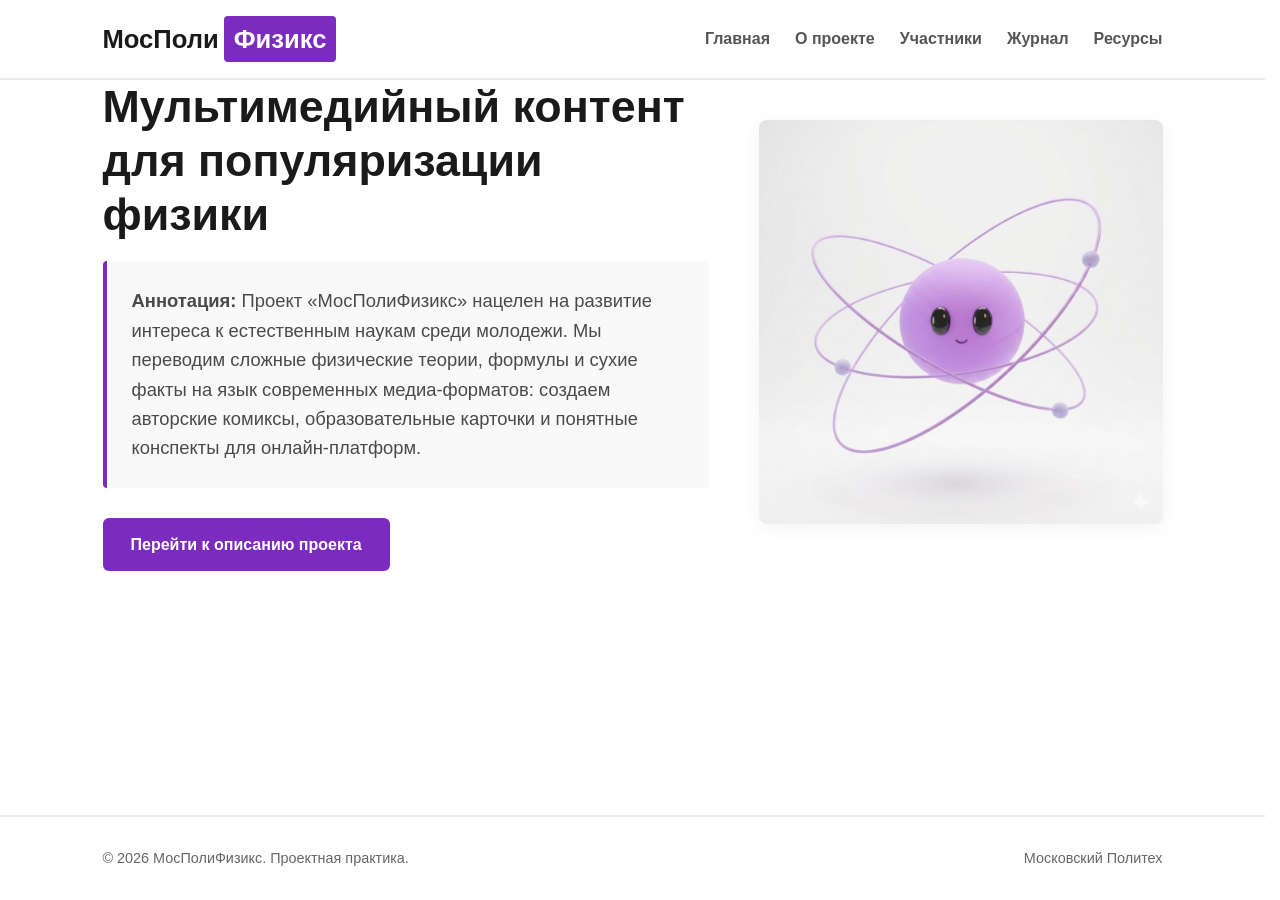
<file: site/index.html>
<!DOCTYPE html>
<html lang="ru">
<head>
    <meta charset="UTF-8">
    <meta name="viewport" content="width=device-width, initial-scale=1.0">
    <title>МосПолиФизикс — Главная</title>
    <link rel="stylesheet" href="style.css">
</head>
<body>

<header class="main-header">
    <div class="container header-content">
        <a href="index.html" class="logo">МосПоли<span class="logo-accent">Физикс</span></a>
        
        <nav class="main-nav">
            <a href="index.html">Главная</a>
            <a href="about.html">О проекте</a>
            <a href="team.html">Участники</a>
            <a href="journal.html">Журнал</a>
            <a href="resources.html">Ресурсы</a>
        </nav>
    </div>
</header>

    <main class="container">
        <section class="hero-grid">
            <div class="hero-text">
                <h1>Мультимедийный контент для популяризации физики</h1>
                <p class="annotation">
                    <strong>Аннотация:</strong> Проект «МосПолиФизикс» нацелен на развитие интереса к естественным наукам среди молодежи. Мы переводим сложные физические теории, формулы и сухие факты на язык современных медиа-форматов: создаем авторские комиксы, образовательные карточки и понятные конспекты для онлайн-платформ.
                </p>
                <a href="about.html" class="btn-primary">Перейти к описанию проекта</a>
            </div>
            <div class="hero-image">
                <img src="images/atom.png" alt="Строение атома" class="hero-img">
            </div>
        </section>
    </main>

    <footer class="main-footer">
        <div class="container footer-content">
            <p>© 2026 МосПолиФизикс. Проектная практика.</p>
            <p>Московский Политех</p>
        </div>
    </footer>

</body>
</html>
</file>
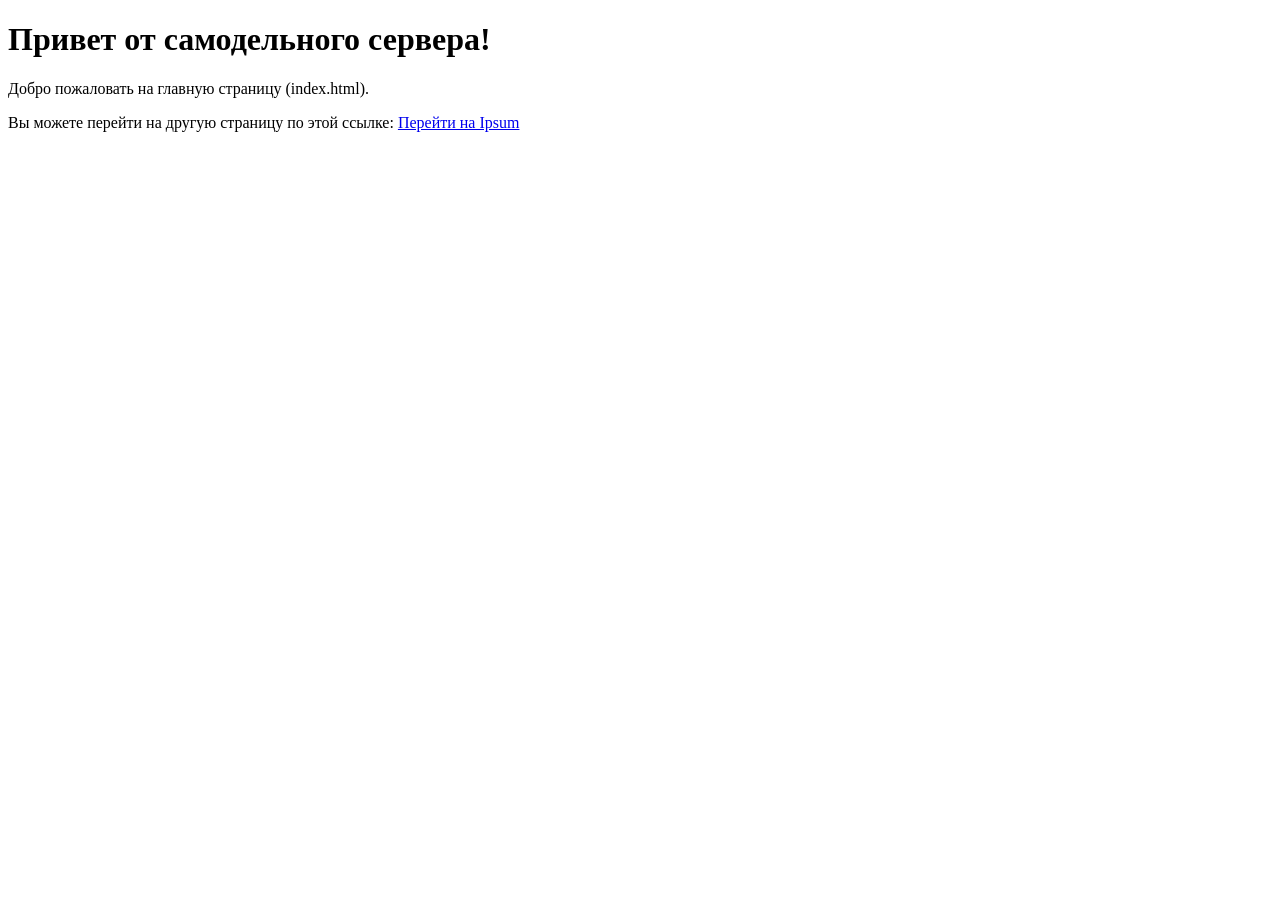
<file: src/htdocs/index.html>
<!DOCTYPE html>
<html lang="ru">
<head>
    <meta charset="UTF-8">
    <title>Главная страница</title>
</head>
<body>
    <h1>Привет от самодельного сервера!</h1>
    <p>Добро пожаловать на главную страницу (index.html).</p>
    <p>Вы можете перейти на другую страницу по этой ссылке: <a href="/ipsum.html">Перейти на Ipsum</a></p>
</body>
</html>
</file>
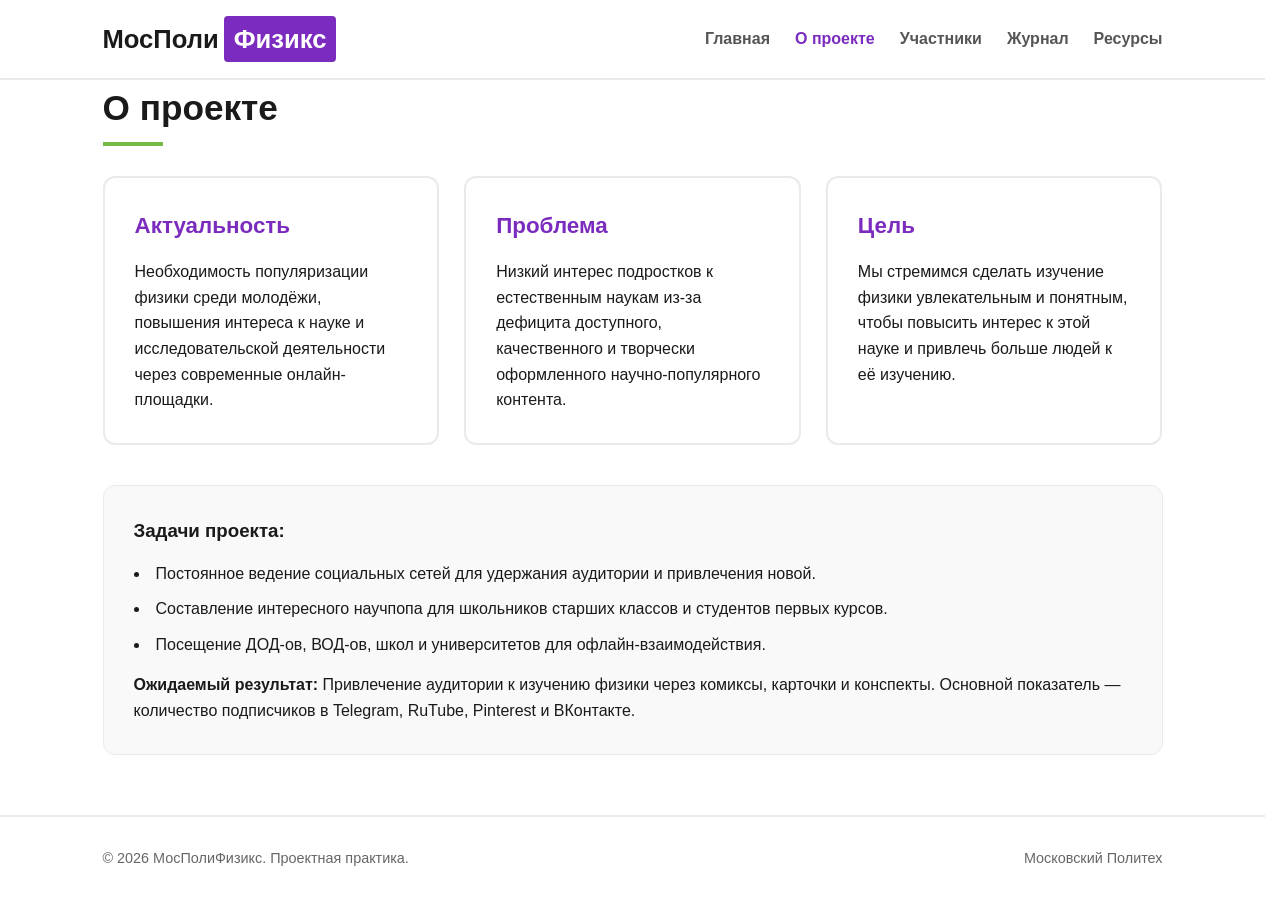
<file: site/about.html>
<!DOCTYPE html>
<html lang="ru">
<head>
    <meta charset="UTF-8">
    <meta name="viewport" content="width=device-width, initial-scale=1.0">
    <title>О проекте — МосПолиФизикс</title>
    <link rel="stylesheet" href="style.css">
</head>
<body>

    <header class="main-header">
        <div class="container header-content">
            <a href="index.html" class="logo">МосПоли<span class="logo-accent">Физикс</span></a>
            <nav class="main-nav">
                <a href="index.html">Главная</a>
                <a href="about.html" class="active">О проекте</a>
                <a href="team.html">Участники</a>
                <a href="journal.html">Журнал</a>
                <a href="resources.html">Ресурсы</a>
            </nav>
        </div>
    </header>

    <main class="container">
        <h2>О проекте</h2>
        
        <div class="project-grid">
            <div class="info-card">
                <h3>Актуальность</h3>
                <p>Необходимость популяризации физики среди молодёжи, повышения интереса к науке и исследовательской деятельности через современные онлайн-площадки.</p>
            </div>
            <div class="info-card">
                <h3>Проблема</h3>
                <p>Низкий интерес подростков к естественным наукам из-за дефицита доступного, качественного и творчески оформленного научно-популярного контента.</p>
            </div>
            <div class="info-card">
                <h3>Цель</h3>
                <p>Мы стремимся сделать изучение физики увлекательным и понятным, чтобы повысить интерес к этой науке и привлечь больше людей к её изучению.</p>
            </div>
        </div>

        <div class="tasks-box">
            <h3>Задачи проекта:</h3>
            <ul>
                <li>Постоянное ведение социальных сетей для удержания аудитории и привлечения новой.</li>
                <li>Составление интересного научпопа для школьников старших классов и студентов первых курсов.</li>
                <li>Посещение ДОД-ов, ВОД-ов, школ и университетов для офлайн-взаимодействия.</li>
            </ul>
            <p style="margin-top: 15px;"><strong>Ожидаемый результат:</strong> Привлечение аудитории к изучению физики через комиксы, карточки и конспекты. Основной показатель — количество подписчиков в Telegram, RuTube, Pinterest и ВКонтакте.</p>
        </div>
    </main>

    <footer class="main-footer">
        <div class="container footer-content">
            <p>© 2026 МосПолиФизикс. Проектная практика.</p>
            <p>Moсковский Политех</p>
        </div>
    </footer>

</body>
</html>
</file>
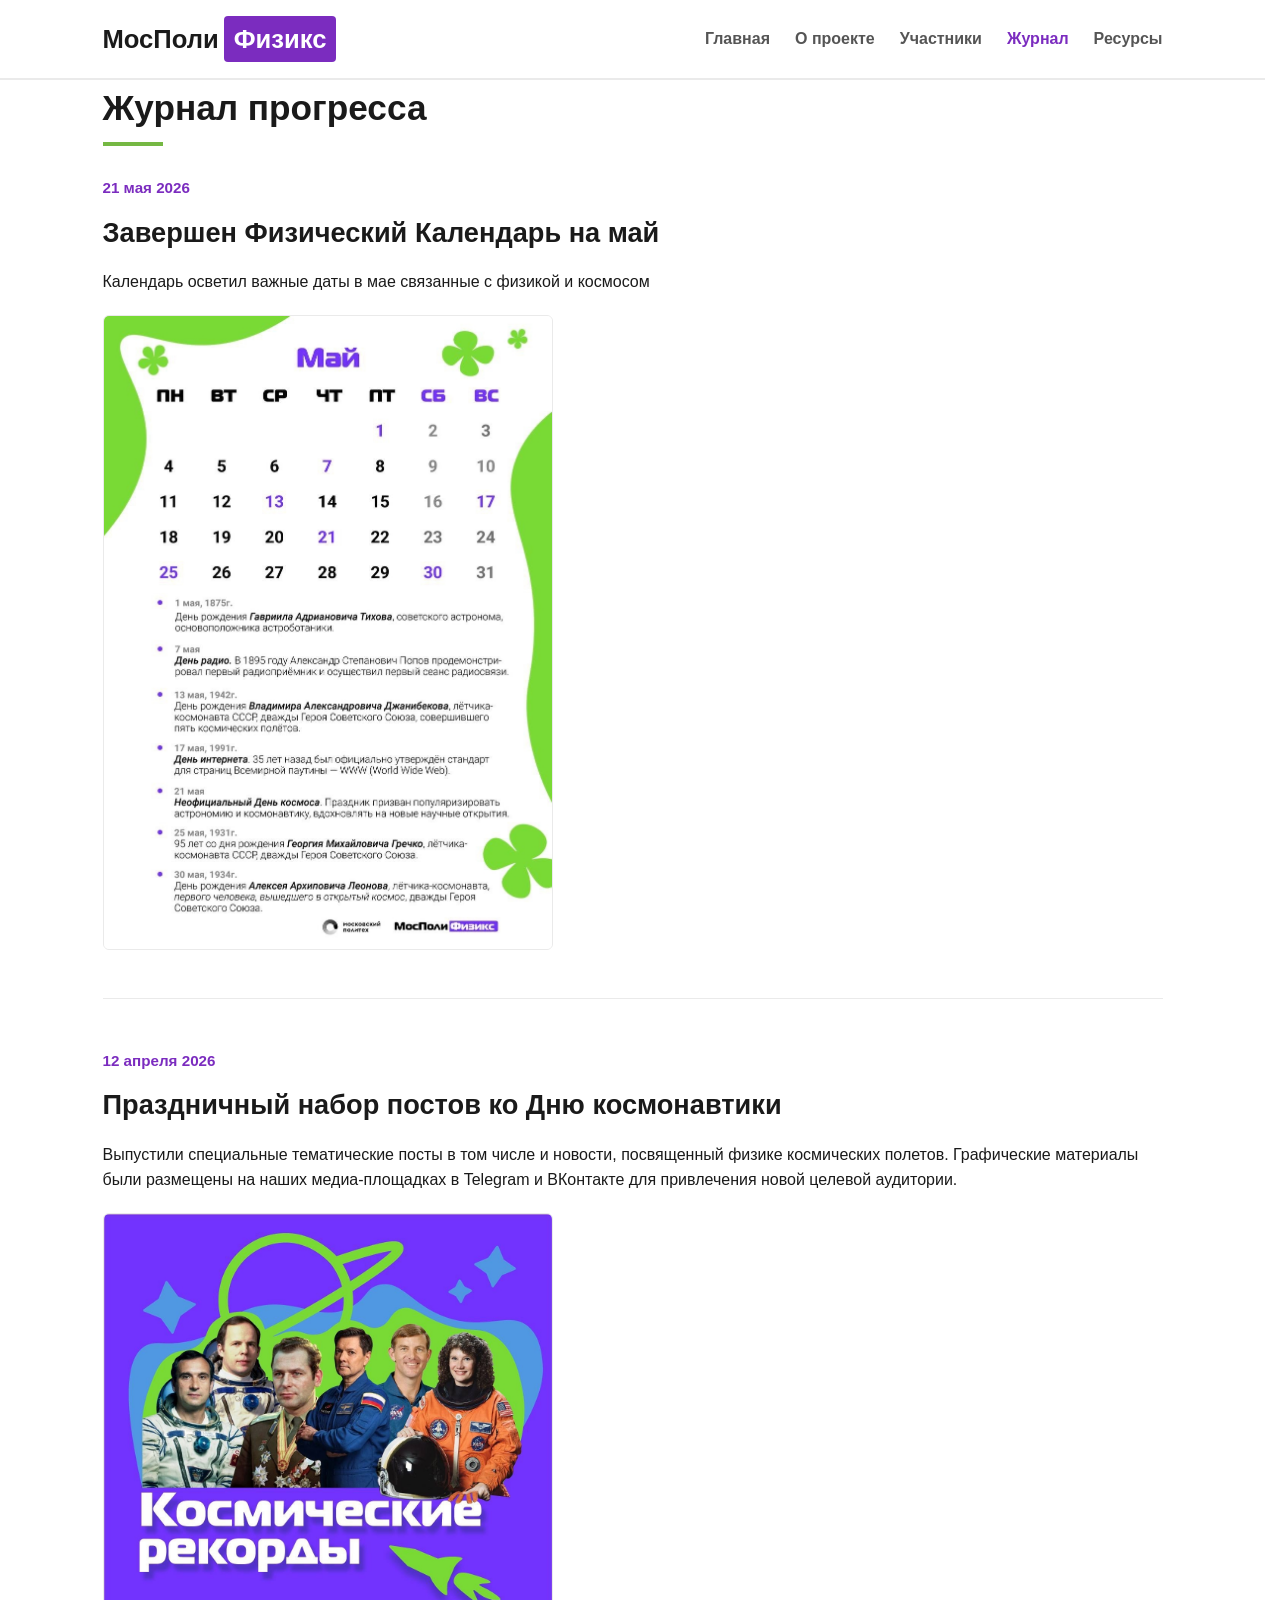
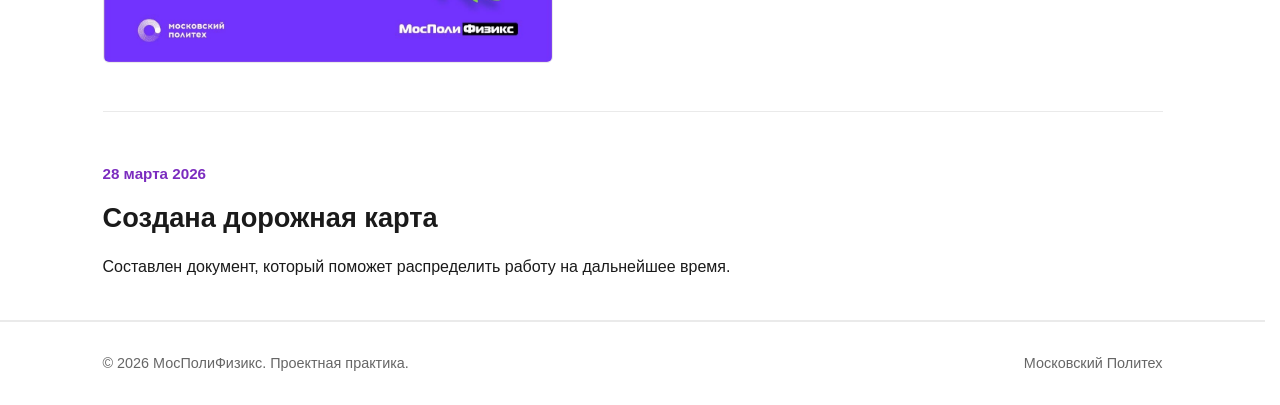
<file: site/journal.html>
<!DOCTYPE html>
<html lang="ru">
<head>
    <meta charset="UTF-8">
    <meta name="viewport" content="width=device-width, initial-scale=1.0">
    <title>Журнал — МосПолиФизикс</title>
    <link rel="stylesheet" href="style.css">
</head>
<body>

    <header class="main-header">
        <div class="container header-content">
            <a href="index.html" class="logo">МосПоли<span class="logo-accent">Физикс</span></a>
            <nav class="main-nav">
                <a href="index.html">Главная</a>
                <a href="about.html">О проекте</a>
                <a href="team.html">Участники</a>
                <a href="journal.html" class="active">Журнал</a>
                <a href="resources.html">Ресурсы</a>
            </nav>
        </div>
    </header>

    <main class="container">
        <h2>Журнал прогресса</h2>
        
        <div class="journal-list">
            <article class="journal-post">
                <div class="post-date">21 мая 2026</div>
                <h3 class="post-title">Завершен Физический Календарь на май</h3>
                <p>Календарь осветил важные даты в мае связанные с физикой и космосом</p>
                <img src="images/календарь.jpg" alt="Конспект" class="post-img">
            </article>

            <article class="journal-post">
                <div class="post-date">12 апреля 2026</div>
                <h3 class="post-title">Праздничный набор постов ко Дню космонавтики</h3>
                <p>Выпустили специальные тематические посты в том числе и новости, посвященный физике космических полетов. Графические материалы были размещены на наших медиа-площадках в Telegram и ВКонтакте для привлечения новой целевой аудитории.</p>
                <img src="images/космос2.jpg" alt="Космонавтика" class="post-img">
            </article>

            <article class="journal-post">
                <div class="post-date">28 марта 2026</div>
                <h3 class="post-title">Создана дорожная карта</h3>
                <p>Составлен документ, который поможет распределить работу на дальнейшее время.</p>
            </article>
        </div>
    </main>

    <footer class="main-footer">
        <div class="container footer-content">
            <p>© 2026 МосПолиФизикс. Проектная практика.</p>
            <p>Московский Политех</p>
        </div>
    </footer>

</body>
</html>
</file>
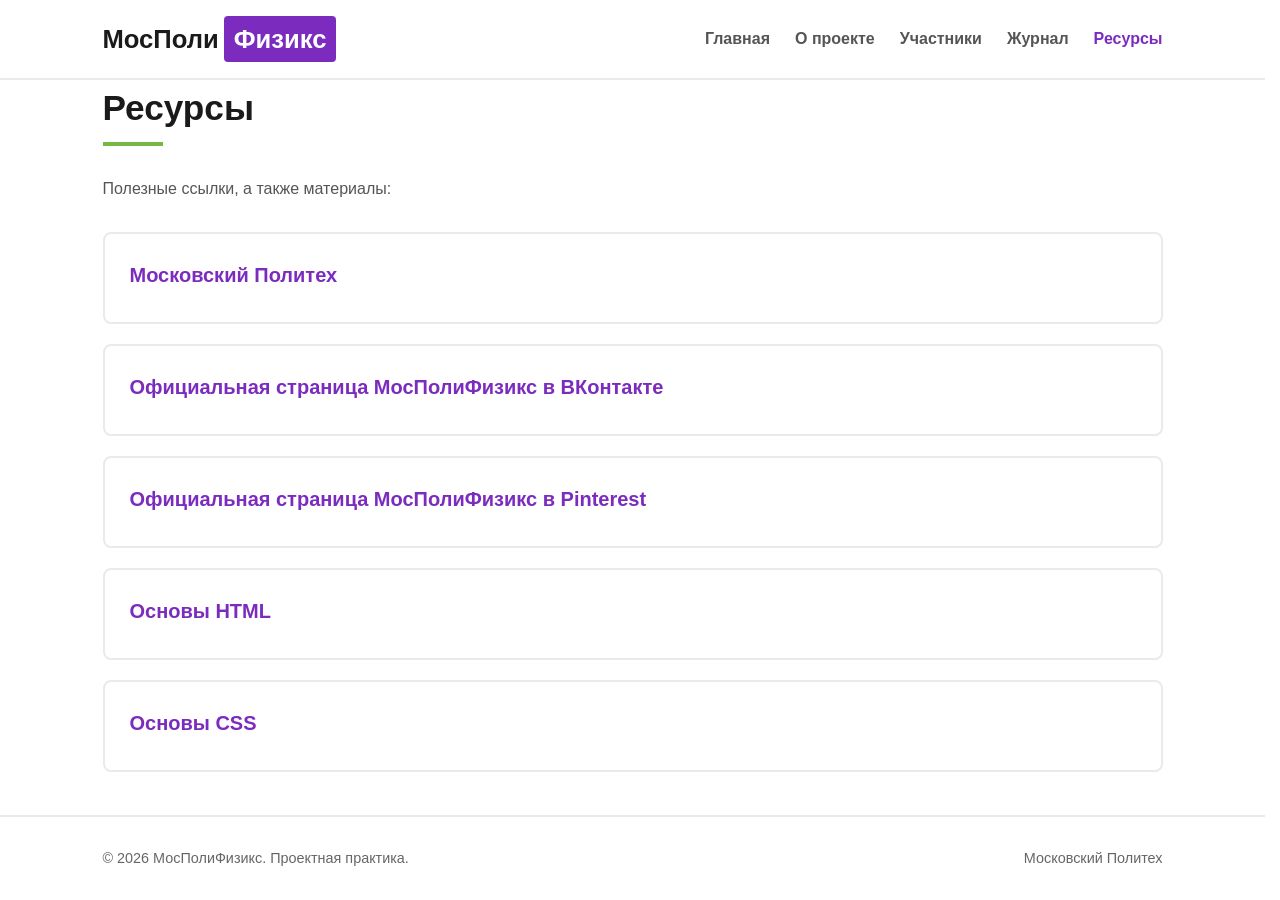
<file: site/resources.html>
<!DOCTYPE html>
<html lang="ru">
<head>
    <meta charset="UTF-8">
    <meta name="viewport" content="width=device-width, initial-scale=1.0">
    <title>Ресурсы — МосПолиФизикс</title>
    <link rel="stylesheet" href="style.css">
</head>
<body>

    <header class="main-header">
        <div class="container header-content">
            <a href="index.html" class="logo">МосПоли<span class="logo-accent">Физикс</span></a>
            <nav class="main-nav">
                <a href="index.html">Главная</a>
                <a href="about.html">О проекте</a>
                <a href="team.html">Участники</a>
                <a href="journal.html">Журнал</a>
                <a href="resources.html" class="active">Ресурсы</a>
            </nav>
        </div>
    </header>

    <main class="container">
        <h2>Ресурсы</h2>
        <p style="margin-bottom: 30px; color: #555;">Полезные ссылки, а также материалы:</p>

        <div class="resources-list">
            <a href="https://mospolytech.ru" target="_blank" class="resource-item">
                <h4>Московский Политех</h4>
            </a>
            <a href="https://vk.com/simplephysicsmp" class="resource-item">
                <h4>Официальная страница МосПолиФизикс в ВКонтакте</h4>
            </a>
            <a href="https://ru.pinterest.com/simplephysicsmp/?invite_code=c8892ec2ec424409a4904cd7b7948556&sender=1085226978866603806" class="resource-item">
                <h4>Официальная страница МосПолиФизикс в Pinterest</h4>
            </a>
            <a href="https://developer.mozilla.org/ru/docs/Learn_web_development/Getting_started/Your_first_website/Creating_the_content" target="_blank" class="resource-item">
                <h4>Основы HTML</h4>
            </a>
            <a href="https://developer.mozilla.org/ru/docs/Web/CSS" target="_blank" class="resource-item">
                <h4>Основы CSS</h4>
            </a>
        </div>
    </main>

    <footer class="main-footer">
        <div class="container footer-content">
            <p>© 2026 МосПолиФизикс. Проектная практика.</p>
            <p>Московский Политех</p>
        </div>
    </footer>

</body>
</html>
</file>
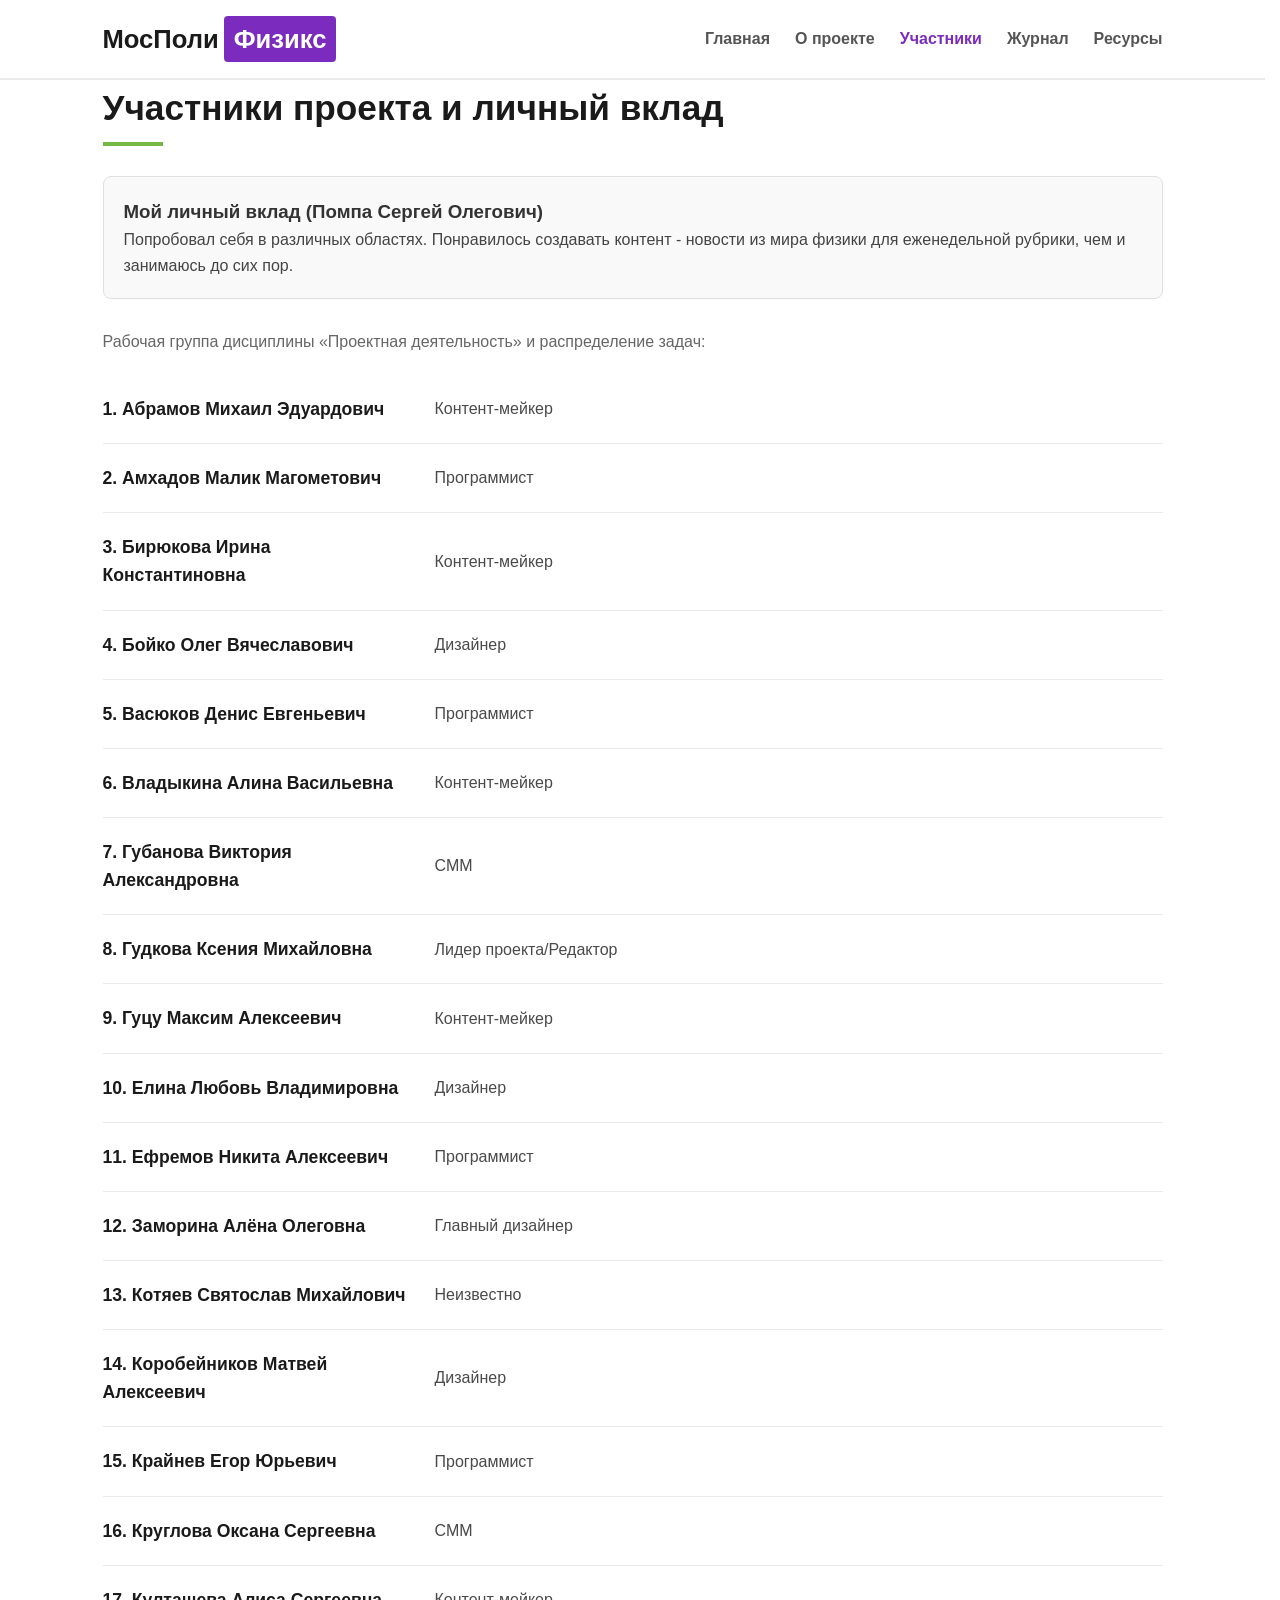
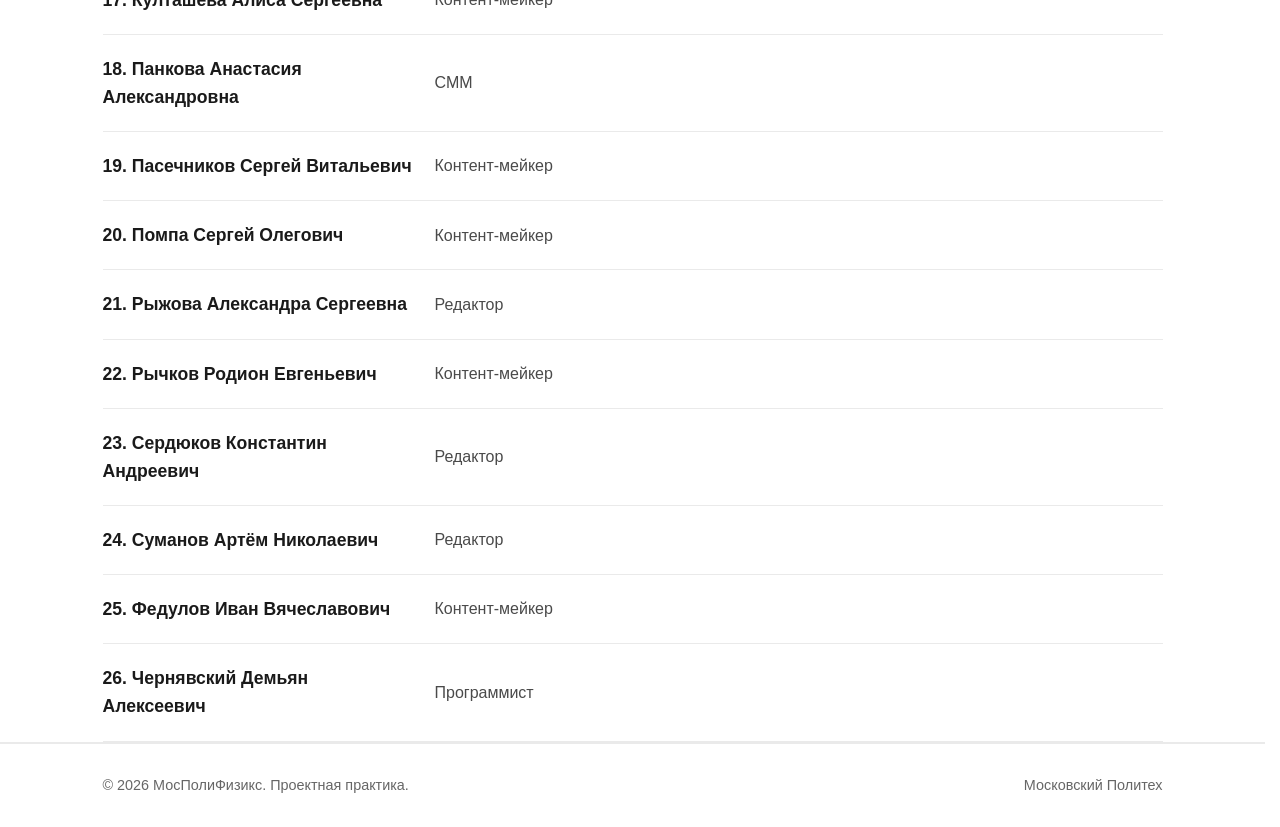
<file: site/team.html>
<!DOCTYPE html>
<html lang="ru">
<head>
    <meta charset="UTF-8">
    <meta name="viewport" content="width=device-width, initial-scale=1.0">
    <title>Участники — МосПолиФизикс</title>
    <link rel="stylesheet" href="style.css">
</head>
<body>

    <header class="main-header">
        <div class="container header-content">
            <a href="index.html" class="logo">МосПоли<span class="logo-accent">Физикс</span></a>
            <nav class="main-nav">
                <a href="index.html">Главная</a>
                <a href="about.html">О проекте</a>
                <a href="team.html" class="active">Участники</a>
                <a href="journal.html">Журнал</a>
                <a href="resources.html">Ресурсы</a>
            </nav>
        </div>
    </header>

    <main class="container">
        <h2>Участники проекта и личный вклад</h2>
        
        
        <div class="personal-contribution" style="background: #f9f9f9; border: 1px solid #e0e0e0; border-radius: 8px; padding: 20px; margin-bottom: 30px;">
            <h3 style="margin-top: 0; color: #333;">Мой личный вклад (Помпа Сергей Олегович)</h3>
            <p style="margin-bottom: 0; color: #444; line-height: 1.6;">Попробовал себя в различных областях. Понравилось создавать контент - новости из мира физики для еженедельной рубрики, чем и занимаюсь до сих пор.</p>
        </div>

        <p style="color: #666; margin-bottom: 20px;">Рабочая группа дисциплины «Проектная деятельность» и распределение задач:</p>

        <div class="participants-list">
            
            <div class="participant-item">
                <div class="participant-name">1. Абрамов Михаил Эдуардович</div>
                <div class="participant-activity">Контент-мейкер</div>
            </div>

            <div class="participant-item">
                <div class="participant-name">2. Амхадов Малик Магометович</div>
                <div class="participant-activity">Программист</div>
            </div>

            <div class="participant-item">
                <div class="participant-name">3. Бирюкова Ирина Константиновна</div>
                <div class="participant-activity">Контент-мейкер</div>
            </div>

            <div class="participant-item">
                <div class="participant-name">4. Бойко Олег Вячеславович</div>
                <div class="participant-activity">Дизайнер</div>
            </div>

            <div class="participant-item">
                <div class="participant-name">5. Васюков Денис Евгеньевич</div>
                <div class="participant-activity">Программист</div>
            </div>

            <div class="participant-item">
                <div class="participant-name">6. Владыкина Алина Васильевна</div>
                <div class="participant-activity">Контент-мейкер</div>
            </div>

            <div class="participant-item">
                <div class="participant-name">7. Губанова Виктория Александровна</div>
                <div class="participant-activity">СММ</div>
            </div>

            <div class="participant-item">
                <div class="participant-name">8. Гудкова Ксения Михайловна</div>
                <div class="participant-activity">Лидер проекта/Редактор</div>
            </div>

            <div class="participant-item">
                <div class="participant-name">9. Гуцу Максим Алексеевич</div>
                <div class="participant-activity">Контент-мейкер</div>
            </div>

            <div class="participant-item">
                <div class="participant-name">10. Елина Любовь Владимировна</div>
                <div class="participant-activity">Дизайнер</div>
            </div>

            <div class="participant-item">
                <div class="participant-name">11. Ефремов Никита Алексеевич</div>
                <div class="participant-activity">Программист</div>
            </div>

            <div class="participant-item">
                <div class="participant-name">12. Заморина Алёна Олеговна</div>
                <div class="participant-activity">Главный дизайнер</div>
            </div>

            <div class="participant-item">
                <div class="participant-name">13. Котяев Святослав Михайлович</div>
                <div class="participant-activity">Неизвестно</div>
            </div>

            <div class="participant-item">
                <div class="participant-name">14. Коробейников Матвей Алексеевич</div>
                <div class="participant-activity">Дизайнер</div>
            </div>

            <div class="participant-item">
                <div class="participant-name">15. Крайнев Егор Юрьевич</div>
                <div class="participant-activity">Программист</div>
            </div>

            <div class="participant-item">
                <div class="participant-name">16. Круглова Оксана Сергеевна</div>
                <div class="participant-activity">СММ</div>
            </div>

            <div class="participant-item">
                <div class="participant-name">17. Култашева Алиса Сергеевна</div>
                <div class="participant-activity">Контент-мейкер</div>
            </div>

            <div class="participant-item">
                <div class="participant-name">18. Панкова Анастасия Александровна</div>
                <div class="participant-activity">СММ</div>
            </div>

            <div class="participant-item">
                <div class="participant-name">19. Пасечников Сергей Витальевич</div>
                <div class="participant-activity">Контент-мейкер</div>
            </div>

            <div class="participant-item">
                <div class="participant-name">20. Помпа Сергей Олегович</div>
                <div class="participant-activity">Контент-мейкер</div>
            </div>

            <div class="participant-item">
                <div class="participant-name">21. Рыжова Александра Сергеевна</div>
                <div class="participant-activity">Редактор</div>
            </div>

            <div class="participant-item">
                <div class="participant-name">22. Рычков Родион Евгеньевич</div>
                <div class="participant-activity">Контент-мейкер</div>
            </div>

            <div class="participant-item">
                <div class="participant-name">23. Сердюков Константин Андреевич</div>
                <div class="participant-activity">Редактор</div>
            </div>

            <div class="participant-item">
                <div class="participant-name">24. Суманов Артём Николаевич</div>
                <div class="participant-activity">Редактор</div>
            </div>

            <div class="participant-item">
                <div class="participant-name">25. Федулов Иван Вячеславович</div>
                <div class="participant-activity">Контент-мейкер</div>
            </div>

            <div class="participant-item">
                <div class="participant-name">26. Чернявский Демьян Алексеевич</div>
                <div class="participant-activity">Программист</div>
            </div>

        </div>
    </main>

    <footer class="main-footer">
        <div class="container footer-content">
            <p>© 2026 МосПолиФизикс. Проектная практика.</p>
            <p>Московский Политех</p>
        </div>
    </footer>

</body>
</html>
</file>
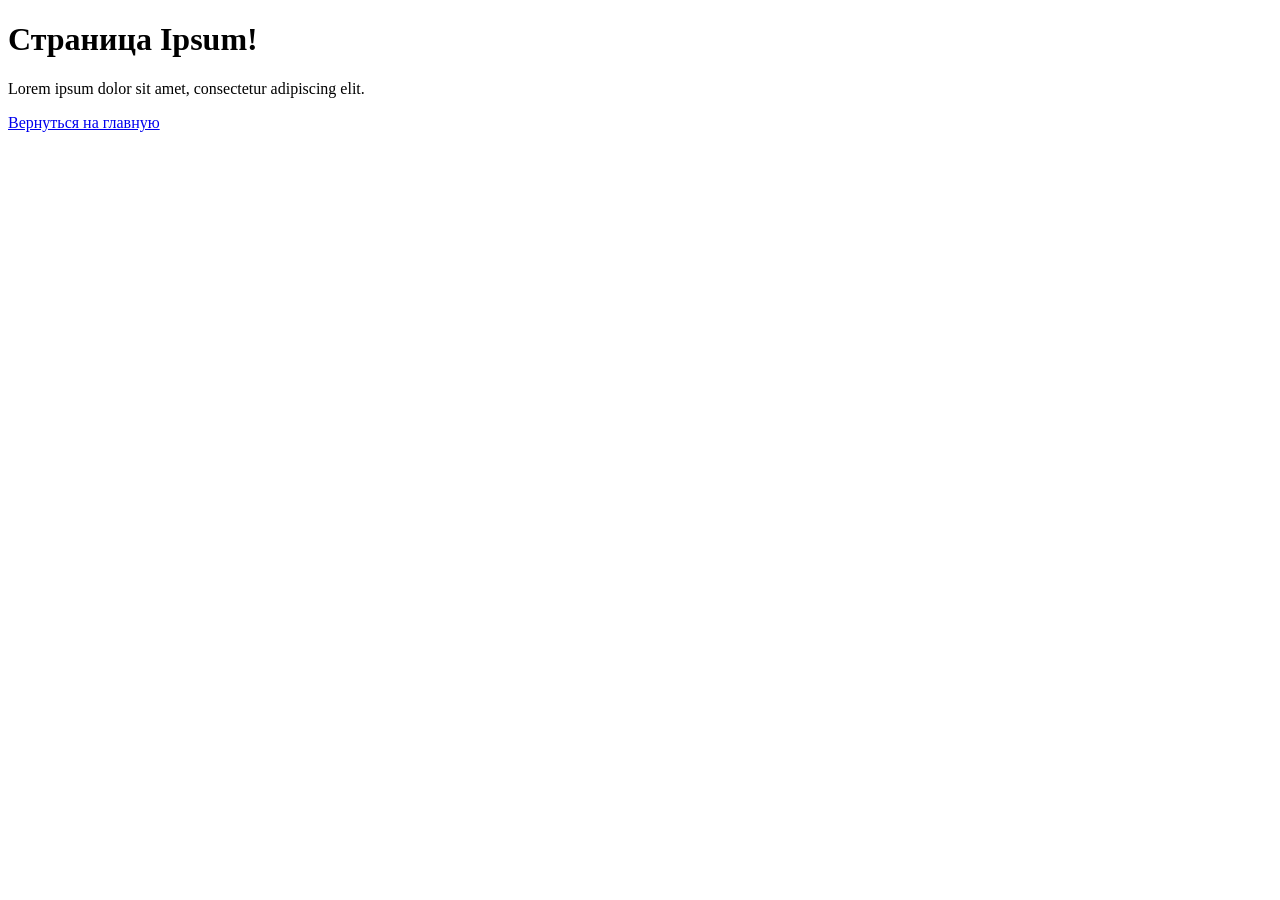
<file: src/htdocs/ipsum.html>
<!DOCTYPE html>
<html lang="ru">
<head>
    <meta charset="UTF-8">
    <title>Страница Ipsum</title>
</head>
<body>
    <h1>Страница Ipsum!</h1>
    <p>Lorem ipsum dolor sit amet, consectetur adipiscing elit.</p>
    <p><a href="/">Вернуться на главную</a></p>
</body>
</html>
</file>
<file: site/style.css>
html {
    scrollbar-gutter: stable;
}

* {
    margin: 0;
    padding: 0;
    box-sizing: border-box;
}

body {
    font-family: 'Inter', sans-serif;
    background-color: #ffffff; 
    color: #1a1a1a;
    line-height: 1.6;
    display: flex;
    flex-direction: column;
    min-height: 100vh;
}

.container {
    max-width: 1100px;
    margin: 0 auto;
    padding: 0 20px;
    width: 100%;
}

main {
    flex: 1;
    padding: 60px 0;
}

.main-header {
    background-color: #ffffff;
    border-bottom: 2px solid #eaeaea;
    height: 80px;
    display: flex;
    align-items: center;
}

.header-content {
    display: flex;
    justify-content: space-between;
    align-items: center;
}

.logo {
    font-size: 1.6rem;
    font-weight: 800;
    color: #1a1a1a;
    text-decoration: none;
    user-select: none;
}

.logo-accent {
    background-color: #7b2cbf; 
    color: #ffffff;
    padding: 3px 10px;
    border-radius: 4px;
    margin-left: 5px;
    display: inline-block;
}

.main-nav {
    display: flex;
    align-items: center;
}

.main-nav a {
    text-decoration: none;
    color: #555555;
    font-weight: 600;
    margin-left: 25px;
    font-size: 1rem;
    transition: color 0.2s;
    line-height: 1;
}

.main-nav a:hover, 
.main-nav a.active {
    color: #7b2cbf;
}

h1 {
    font-size: 2.8rem;
    font-weight: 800;
    line-height: 1.2;
    margin-bottom: 20px;
}

h2 {
    font-size: 2.2rem;
    font-weight: 800;
    margin-bottom: 30px;
    position: relative;
    padding-bottom: 10px;
}

h2::after {
    content: "";
    position: absolute;
    bottom: 0;
    left: 0;
    width: 60px;
    height: 4px;
    background-color: #75b843; 
}

.hero-grid {
    display: grid;
    grid-template-columns: 1.2fr 0.8fr;
    gap: 50px;
    align-items: center;
}

.annotation {
    font-size: 1.15rem;
    color: #4a4a4a;
    margin-bottom: 30px;
    background-color: #f9f9f9;
    padding: 25px;
    border-left: 4px solid #7b2cbf;
    border-radius: 4px;
}

.btn-primary {
    display: inline-block;
    padding: 14px 28px;
    background-color: #7b2cbf;
    color: #ffffff;
    text-decoration: none;
    font-weight: 700;
    border-radius: 6px;
    transition: background 0.2s;
}

.btn-primary:hover {
    background-color: #6a1b9a;
}

.hero-img {
    max-width: 100%;
    height: auto;
    border-radius: 8px;
    box-shadow: 0 4px 20px rgba(0,0,0,0.05);
}

.project-grid {
    display: grid;
    grid-template-columns: repeat(3, 1fr);
    gap: 25px;
    margin-bottom: 40px;
}

.info-card {
    border: 2px solid #eaeaea;
    padding: 30px;
    border-radius: 12px;
    background-color: #ffffff;
}

.info-card h3 {
    color: #7b2cbf;
    margin-bottom: 15px;
    font-size: 1.4rem;
}

.tasks-box {
    background-color: #f9f9f9;
    padding: 30px;
    border-radius: 12px;
    border: 1px solid #eaeaea;
}

.tasks-box h3 {
    margin-bottom: 15px;
}

.tasks-box ul {
    list-style-position: inside;
    margin-top: 10px;
}

.tasks-box li {
    margin-bottom: 10px;
}

.participants-list {
    margin-top: 20px;
}

.participant-item {
    padding: 20px 0;
    border-bottom: 1px solid #eaeaea;
    display: grid;
    grid-template-columns: 0.6fr 1.4fr;
    gap: 20px;
    align-items: center;
}

.participant-name {
    font-weight: 700;
    font-size: 1.1rem;
    color: #1a1a1a;
}

.participant-activity {
    color: #4a4a4a;
}

.journal-list {
    display: flex;
    flex-direction: column;
    gap: 50px;
}

.journal-post {
    border-bottom: 1px solid #eaeaea;
    padding-bottom: 40px;
}

.journal-post:last-child {
    border-bottom: none;
}

.post-date {
    font-weight: 700;
    color: #7b2cbf;
    font-size: 0.95rem;
    margin-bottom: 10px;
}

.post-title {
    font-size: 1.7rem;
    margin-bottom: 15px;
}

.post-img {
    margin-top: 20px;
    max-width: 450px;
    height: auto;
    border: 1px solid #eaeaea;
    border-radius: 6px;
}

.resources-list {
    display: flex;
    flex-direction: column;
    gap: 20px;
}

.resource-item {
    display: block;
    padding: 25px;
    border: 2px solid #eaeaea;
    border-radius: 8px;
    text-decoration: none;
    color: #1a1a1a;
    transition: border-color 0.2s, background-color 0.2s;
}

.resource-item:hover {
    border-color: #7b2cbf;
    background-color: #fbfbfb;
}

.resource-item h4 {
    font-size: 1.25rem;
    color: #7b2cbf;
    margin-bottom: 6px;
}

.resource-item p {
    color: #555555;
}

.main-footer {
    background-color: #ffffff;
    border-top: 2px solid #eaeaea;
    padding: 30px 0;
    font-size: 0.9rem;
}

.footer-content {
    display: flex;
    justify-content: space-between;
    align-items: center;
    color: #666666;
}

@media (max-width: 768px) {
    .main-header {
        height: auto;
        padding: 20px 0;
    }
    .header-content {
        flex-direction: column;
        gap: 15px;
    }
    .main-nav a {
        margin: 0 10px;
    }
    .hero-grid, .project-grid, .participant-item {
        grid-template-columns: 1fr;
        gap: 20px;
    }
}
</file>
